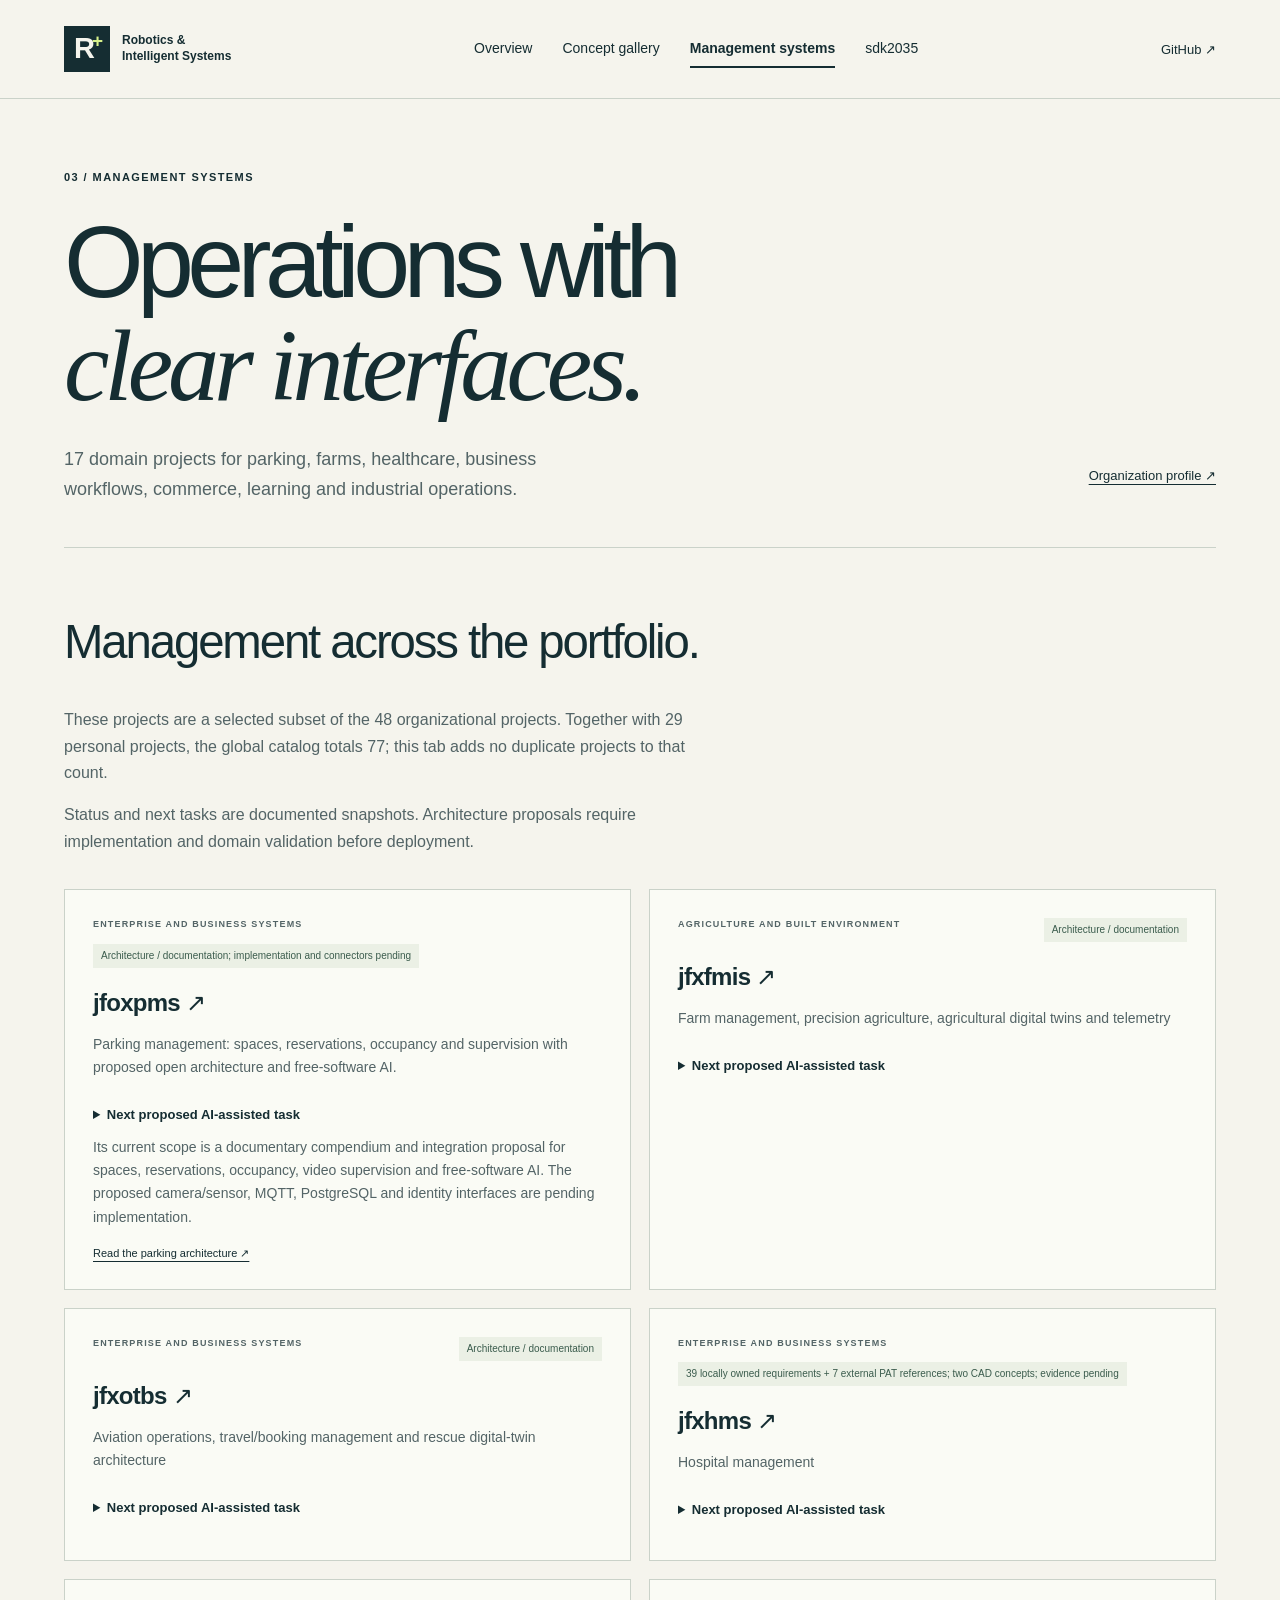
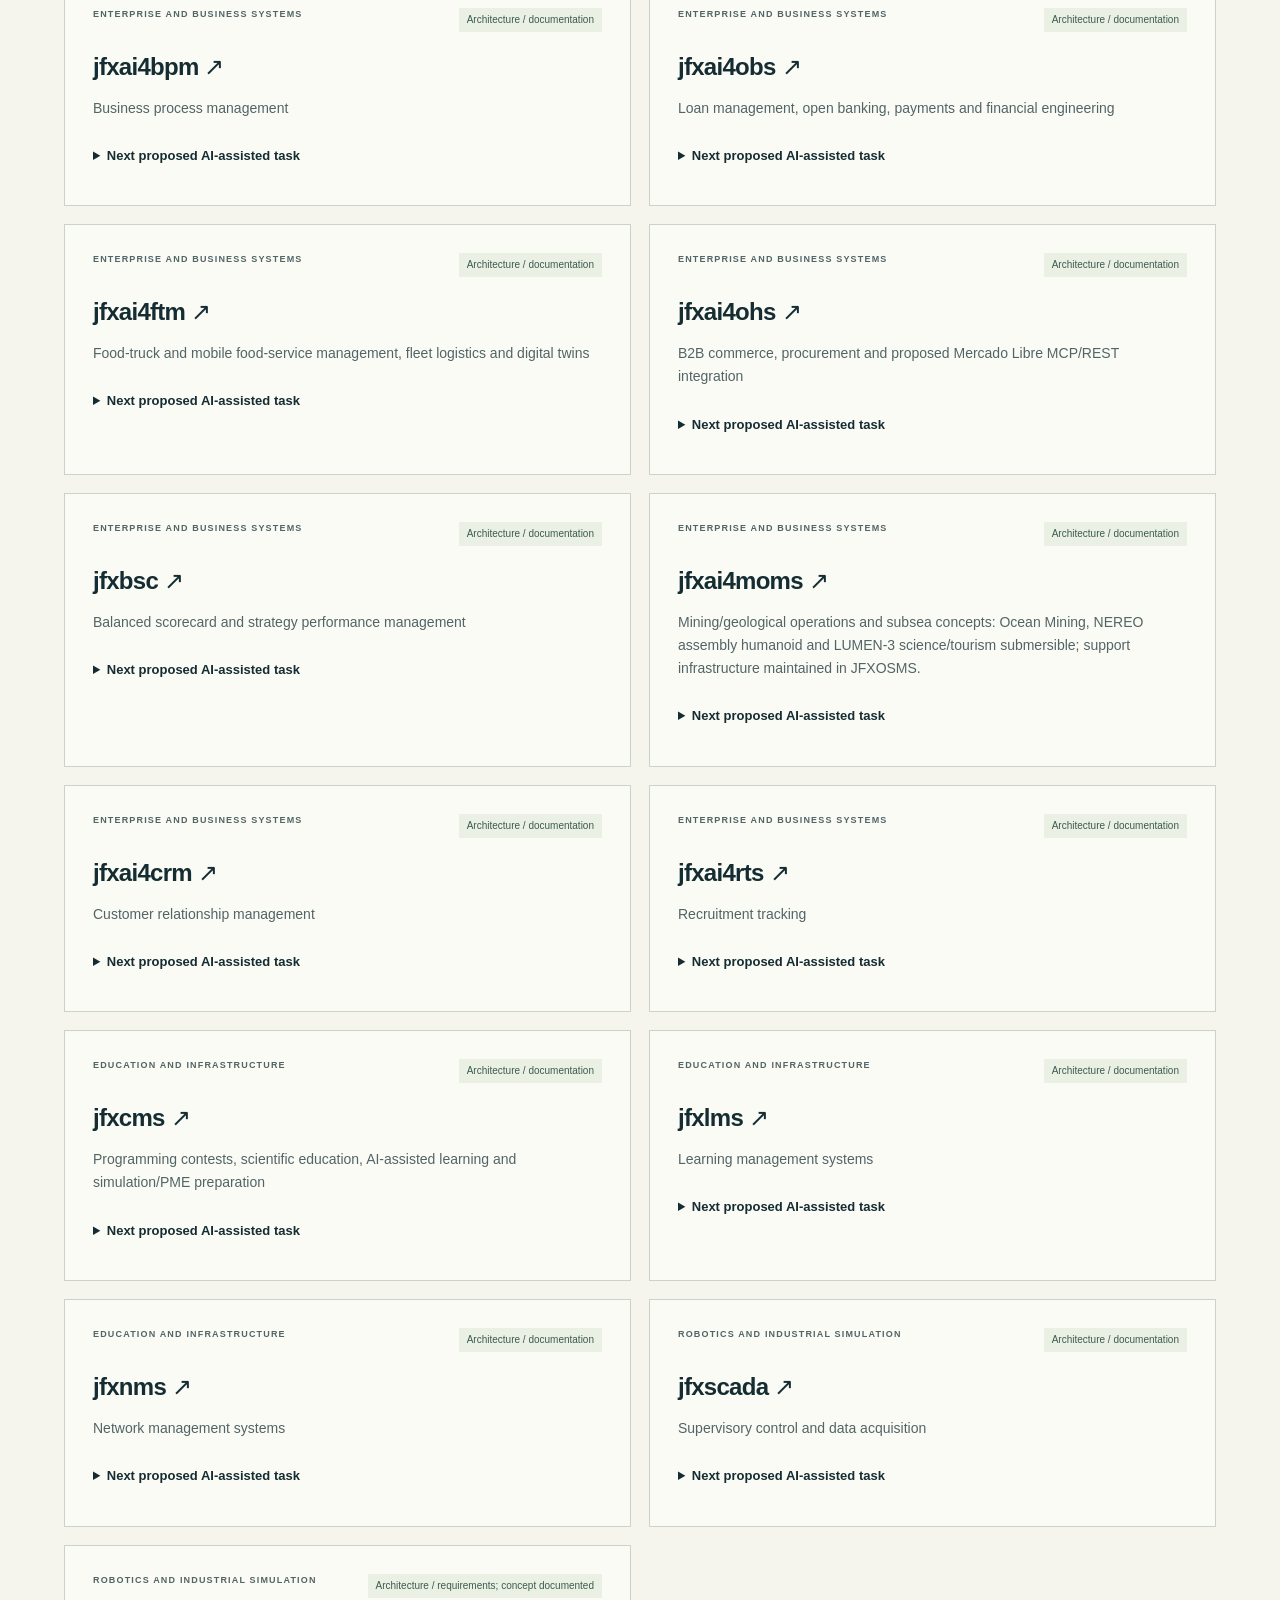
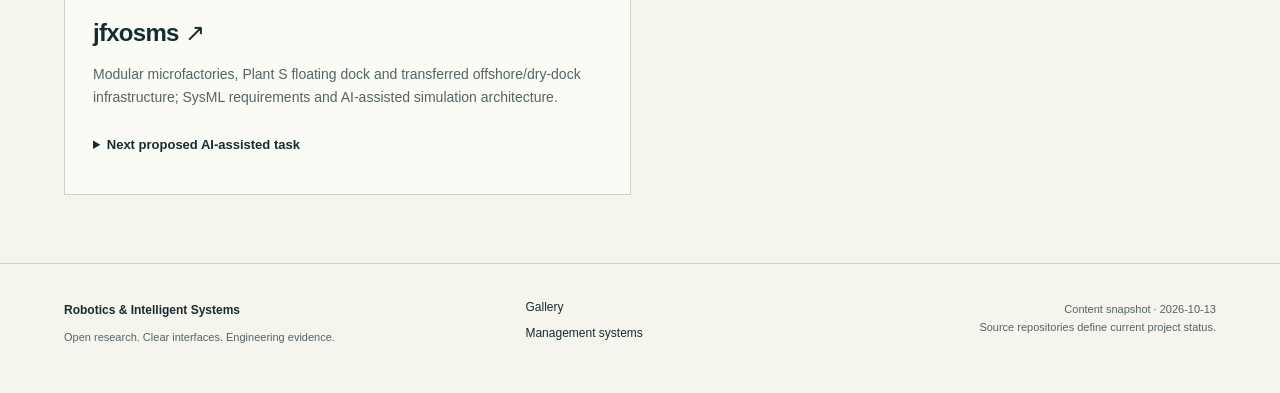
<file: docs/management/index.html>
<!doctype html>
<html lang="en">
<head>
<meta charset="utf-8"><meta name="viewport" content="width=device-width, initial-scale=1">
<title>Management systems · Robotics &amp; Intelligent Systems</title>
<meta name="description" content="Domain management systems in the JFX portfolio, including JFOXPMS parking management.">
<meta name="theme-color" content="#152d32">
<link rel="canonical" href="https://robotics-intelligent-systems.github.io/portfolio/management/">
<meta property="og:title" content="Management systems"><meta property="og:description" content="Domain management systems in the JFX portfolio, including JFOXPMS parking management.">
<meta property="og:type" content="website"><meta property="og:url" content="https://robotics-intelligent-systems.github.io/portfolio/management/">
<meta property="og:image" content="https://raw.githubusercontent.com/robotics-intelligent-systems/jfxai4mad/main/MBSE/CAD/opentwin-modular-habitat-shared-retreat-cutaway.jpg">
<link rel="icon" href="../assets/mark.svg" type="image/svg+xml">
<link rel="stylesheet" href="../assets/site.css">
<script src="../assets/site.js" defer></script>
</head>
<body>
<a class="skip" href="#main">Skip to content</a>
<header class="site-header"><a class="brand" href="../"><span class="brand-mark" aria-hidden="true">R<span>+</span></span><span>Robotics &amp;<br>Intelligent Systems</span></a><nav aria-label="Primary"><a class="" href="../">Overview</a><a class="" href="../gallery/">Concept gallery</a><a class="active" href="../management/">Management systems</a><a class="" href="../sdk2035/">sdk2035</a></nav><a class="github-link" href="https://github.com/robotics-intelligent-systems">GitHub ↗</a></header>
<main id="main"><section class="page-intro"><p class="eyebrow">03 / MANAGEMENT SYSTEMS</p><h1>Operations with<br><em>clear interfaces.</em></h1><div class="intro-line"><p class="lead">17 domain projects for parking, farms, healthcare, business workflows, commerce, learning and industrial operations.</p><a class="text-link" href="https://github.com/robotics-intelligent-systems/.github">Organization profile ↗</a></div></section>
<section class="section"><div class="section-heading"><h2>Management across the portfolio.</h2><p>These projects are a selected subset of the 48 organizational projects. Together with 29 personal projects, the global catalog totals 77; this tab adds no duplicate projects to that count.</p><p>Status and next tasks are documented snapshots. Architecture proposals require implementation and domain validation before deployment.</p></div><div class="project-grid"><article class="project-card"><div class="project-card-top"><span class="eyebrow">Enterprise and Business Systems</span><span class="status">Architecture / documentation; implementation and connectors pending</span></div><h3><a class="" href="https://github.com/robotics-intelligent-systems/jfoxpms">jfoxpms ↗</a></h3><p>Parking management: spaces, reservations, occupancy and supervision with proposed open architecture and free-software AI.</p><details><summary>Next proposed AI-assisted task</summary><p>Validate one camera/sensor occupancy fixture, then implement observation-to-MQTT history and reservation conflict checks.</p></details><p>Its current scope is a documentary compendium and integration proposal for spaces, reservations, occupancy, video supervision and free-software AI. The proposed camera/sensor, MQTT, PostgreSQL and identity interfaces are pending implementation.</p><a class="source-link" href="https://github.com/robotics-intelligent-systems/jfoxpms">Read the parking architecture ↗</a></article><article class="project-card"><div class="project-card-top"><span class="eyebrow">Agriculture and Built Environment</span><span class="status">Architecture / documentation</span></div><h3><a class="" href="https://github.com/robotics-intelligent-systems/jfxfmis">jfxfmis ↗</a></h3><p>Farm management, precision agriculture, agricultural digital twins and telemetry</p><details><summary>Next proposed AI-assisted task</summary><p>Draft one observation-to-twin contract and replayable farm scenario.</p></details></article><article class="project-card"><div class="project-card-top"><span class="eyebrow">Enterprise and Business Systems</span><span class="status">Architecture / documentation</span></div><h3><a class="" href="https://github.com/robotics-intelligent-systems/jfxotbs">jfxotbs ↗</a></h3><p>Aviation operations, travel/booking management and rescue digital-twin architecture</p><details><summary>Next proposed AI-assisted task</summary><p>Draft one booking/operations contract and mocked itinerary reconciliation cases.</p></details></article><article class="project-card"><div class="project-card-top"><span class="eyebrow">Enterprise and Business Systems</span><span class="status">39 locally owned requirements + 7 external PAT references; two CAD concepts; evidence pending</span></div><h3><a class="" href="https://github.com/robotics-intelligent-systems/jfxhms">jfxhms ↗</a></h3><p>Hospital management</p><details><summary>Next proposed AI-assisted task</summary><p>Draft one synthetic FHIR workflow with access and audit acceptance cases.</p></details></article><article class="project-card"><div class="project-card-top"><span class="eyebrow">Enterprise and Business Systems</span><span class="status">Architecture / documentation</span></div><h3><a class="" href="https://github.com/robotics-intelligent-systems/jfxai4bpm">jfxai4bpm ↗</a></h3><p>Business process management</p><details><summary>Next proposed AI-assisted task</summary><p>Specify one business-process model with event and state-transition fixtures.</p></details></article><article class="project-card"><div class="project-card-top"><span class="eyebrow">Enterprise and Business Systems</span><span class="status">Architecture / documentation</span></div><h3><a class="" href="https://github.com/robotics-intelligent-systems/jfxai4obs">jfxai4obs ↗</a></h3><p>Loan management, open banking, payments and financial engineering</p><details><summary>Next proposed AI-assisted task</summary><p>Draft a sandbox payment contract with idempotency and reconciliation cases.</p></details></article><article class="project-card"><div class="project-card-top"><span class="eyebrow">Enterprise and Business Systems</span><span class="status">Architecture / documentation</span></div><h3><a class="" href="https://github.com/robotics-intelligent-systems/jfxai4ftm">jfxai4ftm ↗</a></h3><p>Food-truck and mobile food-service management, fleet logistics and digital twins</p><details><summary>Next proposed AI-assisted task</summary><p>Draft one order-to-inventory workflow with fleet-event fixtures.</p></details></article><article class="project-card"><div class="project-card-top"><span class="eyebrow">Enterprise and Business Systems</span><span class="status">Architecture / documentation</span></div><h3><a class="" href="https://github.com/robotics-intelligent-systems/jfxai4ohs">jfxai4ohs ↗</a></h3><p>B2B commerce, procurement and proposed Mercado Libre MCP/REST integration</p><details><summary>Next proposed AI-assisted task</summary><p>Draft one catalog adapter contract and mocked authorization/error checks.</p></details></article><article class="project-card"><div class="project-card-top"><span class="eyebrow">Enterprise and Business Systems</span><span class="status">Architecture / documentation</span></div><h3><a class="" href="https://github.com/robotics-intelligent-systems/jfxbsc">jfxbsc ↗</a></h3><p>Balanced scorecard and strategy performance management</p><details><summary>Next proposed AI-assisted task</summary><p>Define one KPI-to-initiative traceability schema and evaluation fixture.</p></details></article><article class="project-card"><div class="project-card-top"><span class="eyebrow">Enterprise and Business Systems</span><span class="status">Architecture / documentation</span></div><h3><a class="" href="https://github.com/robotics-intelligent-systems/jfxai4moms">jfxai4moms ↗</a></h3><p>Mining/geological operations and subsea concepts: Ocean Mining, NEREO assembly humanoid and LUMEN-3 science/tourism submersible; support infrastructure maintained in JFXOSMS.</p><details><summary>Next proposed AI-assisted task</summary><p>Reconcile NEREO/LUMEN-3 geometry and define reviewed mission/model contracts before simulation.</p></details></article><article class="project-card"><div class="project-card-top"><span class="eyebrow">Enterprise and Business Systems</span><span class="status">Architecture / documentation</span></div><h3><a class="" href="https://github.com/robotics-intelligent-systems/jfxai4crm">jfxai4crm ↗</a></h3><p>Customer relationship management</p><details><summary>Next proposed AI-assisted task</summary><p>Draft one consent-scoped CRM record contract and mocked adapter checks.</p></details></article><article class="project-card"><div class="project-card-top"><span class="eyebrow">Enterprise and Business Systems</span><span class="status">Architecture / documentation</span></div><h3><a class="" href="https://github.com/robotics-intelligent-systems/jfxai4rts">jfxai4rts ↗</a></h3><p>Recruitment tracking</p><details><summary>Next proposed AI-assisted task</summary><p>Draft one synthetic application schema and human-reviewed extraction evaluation.</p></details></article><article class="project-card"><div class="project-card-top"><span class="eyebrow">Education and Infrastructure</span><span class="status">Architecture / documentation</span></div><h3><a class="" href="https://github.com/robotics-intelligent-systems/jfxcms">jfxcms ↗</a></h3><p>Programming contests, scientific education, AI-assisted learning and simulation/PME preparation</p><details><summary>Next proposed AI-assisted task</summary><p>Draft one programming exercise with reproducible grading and learning evidence.</p></details></article><article class="project-card"><div class="project-card-top"><span class="eyebrow">Education and Infrastructure</span><span class="status">Architecture / documentation</span></div><h3><a class="" href="https://github.com/robotics-intelligent-systems/jfxlms">jfxlms ↗</a></h3><p>Learning management systems</p><details><summary>Next proposed AI-assisted task</summary><p>Specify one course/enrollment adapter and grade-persistence checks.</p></details></article><article class="project-card"><div class="project-card-top"><span class="eyebrow">Education and Infrastructure</span><span class="status">Architecture / documentation</span></div><h3><a class="" href="https://github.com/robotics-intelligent-systems/jfxnms">jfxnms ↗</a></h3><p>Network management systems</p><details><summary>Next proposed AI-assisted task</summary><p>Draft one read-only network inventory contract and telemetry replay fixture.</p></details></article><article class="project-card"><div class="project-card-top"><span class="eyebrow">Robotics and Industrial Simulation</span><span class="status">Architecture / documentation</span></div><h3><a class="" href="https://github.com/robotics-intelligent-systems/jfxscada">jfxscada ↗</a></h3><p>Supervisory control and data acquisition</p><details><summary>Next proposed AI-assisted task</summary><p>Draft one read-only telemetry adapter and replayable alarm fixture.</p></details></article><article class="project-card"><div class="project-card-top"><span class="eyebrow">Robotics and Industrial Simulation</span><span class="status">Architecture / requirements; concept documented</span></div><h3><a class="" href="https://github.com/robotics-intelligent-systems/jfxosms">jfxosms ↗</a></h3><p>Modular microfactories, Plant S floating dock and transferred offshore/dry-dock infrastructure; SysML requirements and AI-assisted simulation architecture.</p><details><summary>Next proposed AI-assisted task</summary><p>OSMS-S-PILOT-001: version parameters and execute a labelled synthetic access/transfer fixture.</p></details></article></div></section>
</main>
<footer><div><strong>Robotics &amp; Intelligent Systems</strong><p>Open research. Clear interfaces. Engineering evidence.</p></div><div class="footer-links"><a class="" href="../gallery/">Gallery</a><a class="" href="../management/">Management systems</a></div><p class="snapshot">Content snapshot · 2026-10-13<br>Source repositories define current project status.</p></footer>
</body></html>
</file>
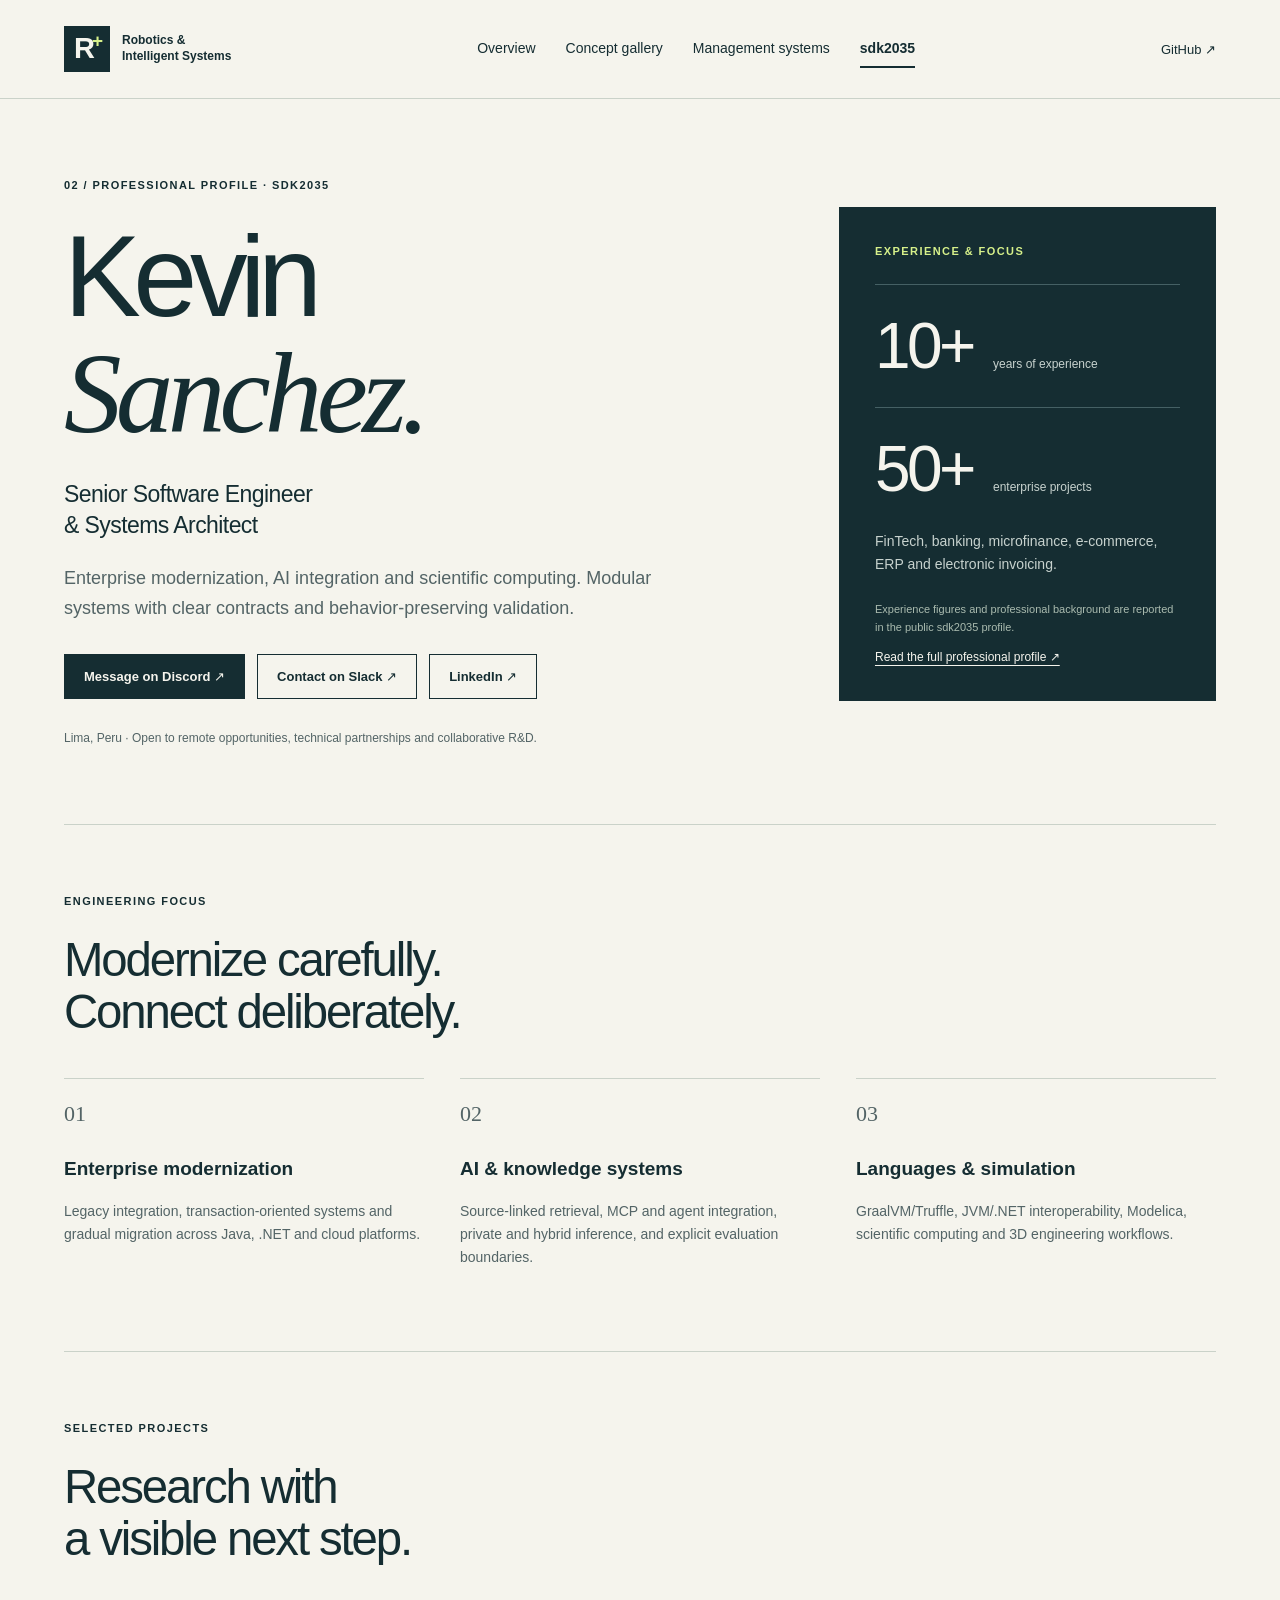
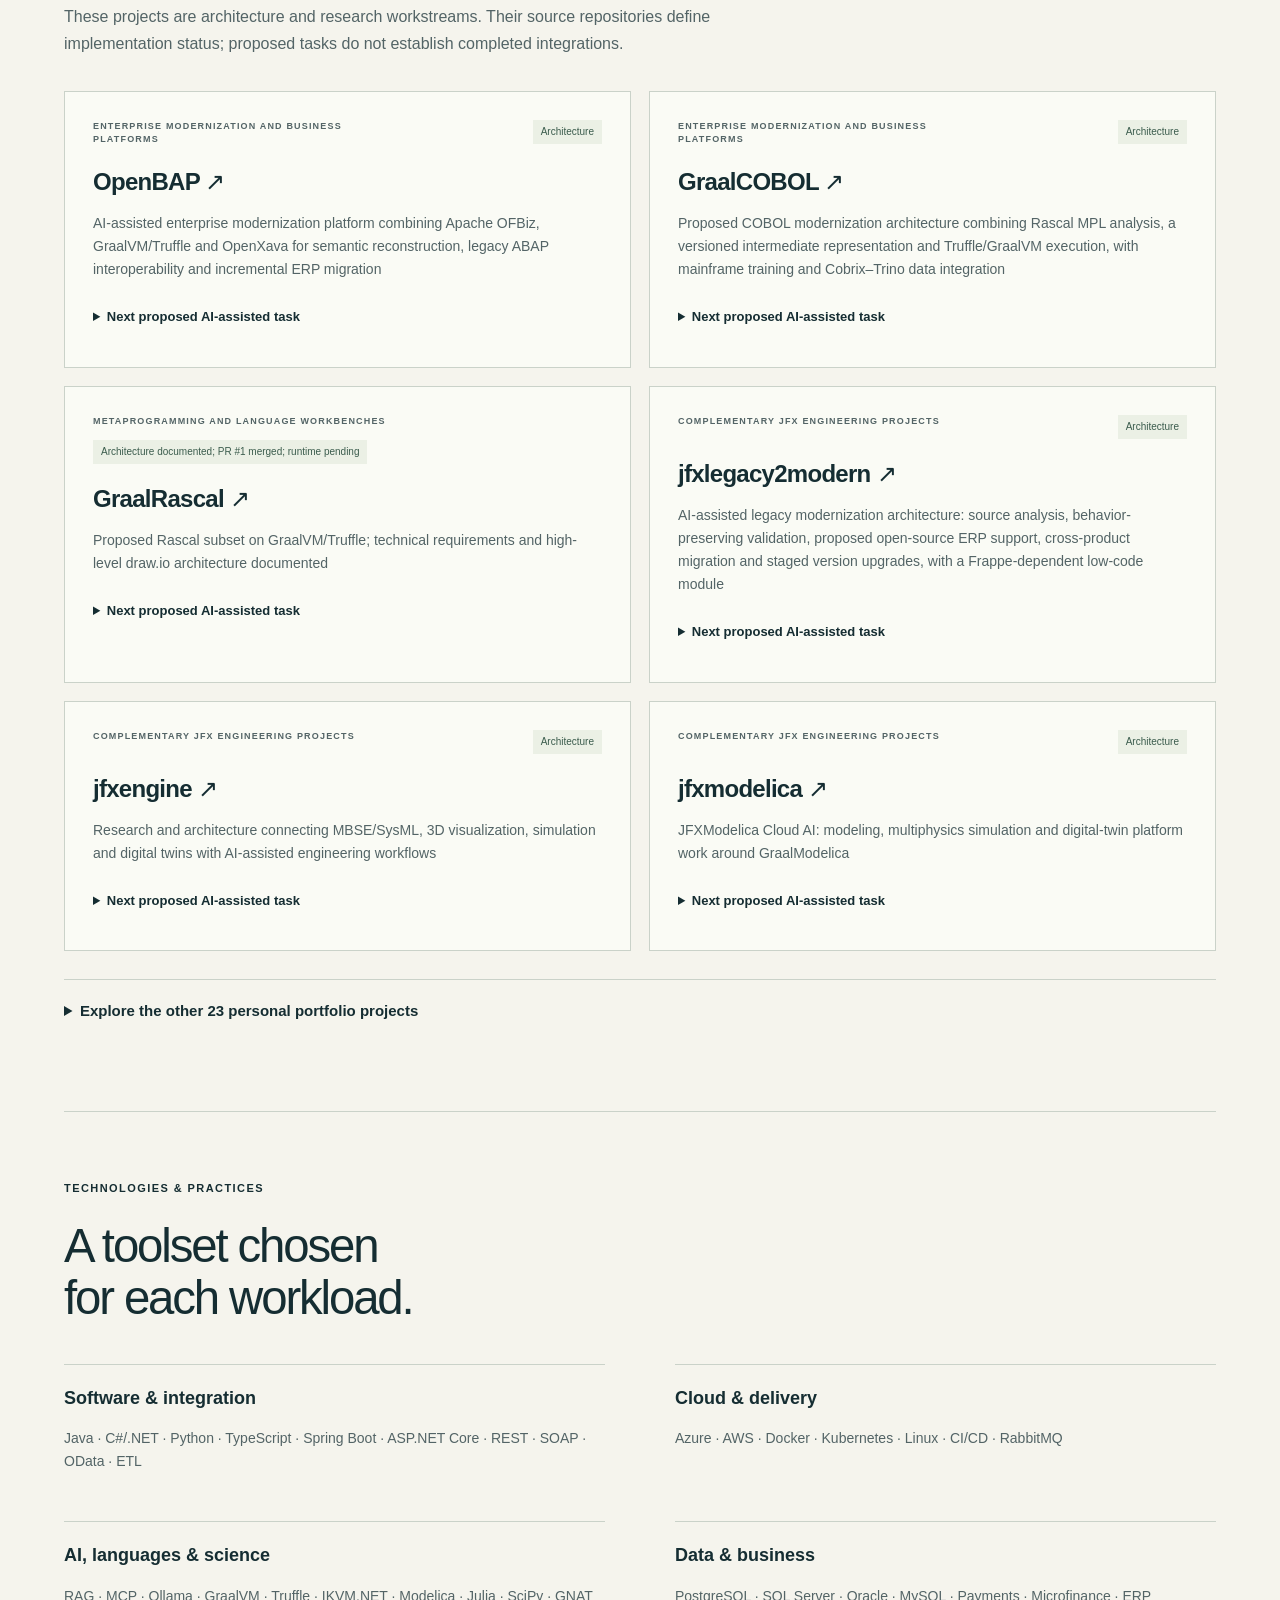
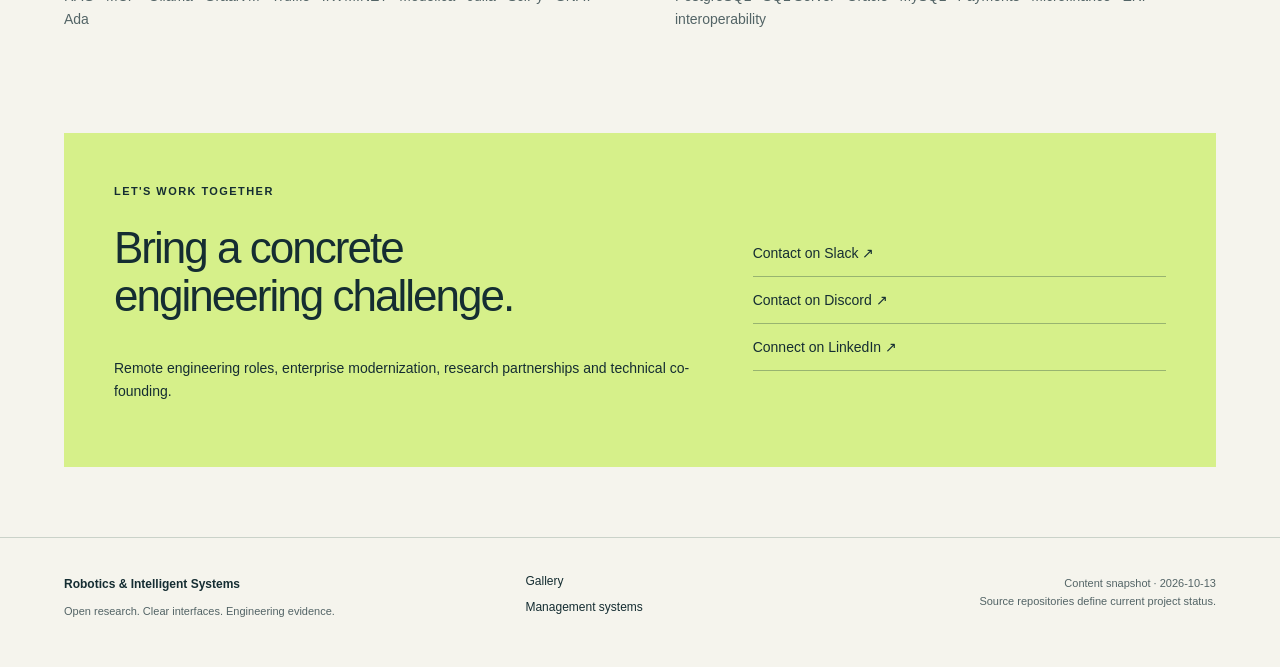
<file: docs/sdk2035/index.html>
<!doctype html>
<html lang="en">
<head>
<meta charset="utf-8"><meta name="viewport" content="width=device-width, initial-scale=1">
<title>Kevin Sanchez · sdk2035 · Robotics &amp; Intelligent Systems</title>
<meta name="description" content="Senior Software Engineer &amp; Systems Architect in Lima, Peru. Enterprise modernization, AI integration, scientific computing and polyglot runtimes.">
<meta name="theme-color" content="#152d32">
<link rel="canonical" href="https://robotics-intelligent-systems.github.io/portfolio/sdk2035/">
<meta property="og:title" content="Kevin Sanchez · sdk2035"><meta property="og:description" content="Senior Software Engineer &amp; Systems Architect in Lima, Peru. Enterprise modernization, AI integration, scientific computing and polyglot runtimes.">
<meta property="og:type" content="website"><meta property="og:url" content="https://robotics-intelligent-systems.github.io/portfolio/sdk2035/">
<meta property="og:image" content="https://raw.githubusercontent.com/robotics-intelligent-systems/jfxai4mad/main/MBSE/CAD/opentwin-modular-habitat-shared-retreat-cutaway.jpg">
<link rel="icon" href="../assets/mark.svg" type="image/svg+xml">
<link rel="stylesheet" href="../assets/site.css">
<script src="../assets/site.js" defer></script>
</head>
<body>
<a class="skip" href="#main">Skip to content</a>
<header class="site-header"><a class="brand" href="../"><span class="brand-mark" aria-hidden="true">R<span>+</span></span><span>Robotics &amp;<br>Intelligent Systems</span></a><nav aria-label="Primary"><a class="" href="../">Overview</a><a class="" href="../gallery/">Concept gallery</a><a class="" href="../management/">Management systems</a><a class="active" href="../sdk2035/">sdk2035</a></nav><a class="github-link" href="https://github.com/robotics-intelligent-systems">GitHub ↗</a></header>
<main id="main"><section class="hero profile-hero"><div class="hero-copy"><p class="eyebrow">02 / PROFESSIONAL PROFILE · SDK2035</p><h1>Kevin<br><em>Sanchez.</em></h1><p class="role">Senior Software Engineer<br>&amp; Systems Architect</p><p class="lead">Enterprise modernization, AI integration and scientific computing. Modular systems with clear contracts and behavior-preserving validation.</p><div class="actions"><a class="button primary" href="https://discord.com/users/1560089627845468227">Message on Discord ↗</a><a class="button" href="https://roboticsintel-xny7516.slack.com/team/U0C98G39Q5V">Contact on Slack ↗</a><a class="button" href="https://www.linkedin.com/in/kjsanc">LinkedIn ↗</a></div><p class="location">Lima, Peru · Open to remote opportunities, technical partnerships and collaborative R&amp;D.</p></div><aside class="profile-panel"><p class="eyebrow">EXPERIENCE &amp; FOCUS</p><div class="experience"><strong>10+</strong><span>years of experience</span></div><div class="experience"><strong>50+</strong><span>enterprise projects</span></div><p>FinTech, banking, microfinance, e-commerce, ERP and electronic invoicing.</p><p class="small">Experience figures and professional background are reported in the public sdk2035 profile.</p><a class="" href="https://github.com/sdk2035/sdk2035">Read the full professional profile ↗</a></aside></section>
<section class="section"><div class="section-heading"><p class="eyebrow">ENGINEERING FOCUS</p><h2>Modernize carefully.<br>Connect deliberately.</h2></div><div class="principles"><div><span>01</span><h3>Enterprise modernization</h3><p>Legacy integration, transaction-oriented systems and gradual migration across Java, .NET and cloud platforms.</p></div><div><span>02</span><h3>AI &amp; knowledge systems</h3><p>Source-linked retrieval, MCP and agent integration, private and hybrid inference, and explicit evaluation boundaries.</p></div><div><span>03</span><h3>Languages &amp; simulation</h3><p>GraalVM/Truffle, JVM/.NET interoperability, Modelica, scientific computing and 3D engineering workflows.</p></div></div></section>
<section class="section"><div class="section-heading"><p class="eyebrow">SELECTED PROJECTS</p><h2>Research with<br>a visible next step.</h2><p>These projects are architecture and research workstreams. Their source repositories define implementation status; proposed tasks do not establish completed integrations.</p></div><div class="project-grid"><article class="project-card"><div class="project-card-top"><span class="eyebrow">Enterprise Modernization and Business Platforms</span><span class="status">Architecture</span></div><h3><a class="" href="https://github.com/sdk2035/OpenBAP">OpenBAP ↗</a></h3><p>AI-assisted enterprise modernization platform combining Apache OFBiz, GraalVM/Truffle and OpenXava for semantic reconstruction, legacy ABAP interoperability and incremental ERP migration</p><details><summary>Next proposed AI-assisted task</summary><p>Define one ERP business-rule fixture and draft semantic equivalence checks.</p></details></article><article class="project-card"><div class="project-card-top"><span class="eyebrow">Enterprise Modernization and Business Platforms</span><span class="status">Architecture</span></div><h3><a class="" href="https://github.com/sdk2035/GraalCOBOL">GraalCOBOL ↗</a></h3><p>Proposed COBOL modernization architecture combining Rascal MPL analysis, a versioned intermediate representation and Truffle/GraalVM execution, with mainframe training and Cobrix–Trino data integration</p><details><summary>Next proposed AI-assisted task</summary><p>Specify the first COBOL subset and draft decimal/copybook differential fixtures.</p></details></article><article class="project-card"><div class="project-card-top"><span class="eyebrow">Metaprogramming and Language Workbenches</span><span class="status">Architecture documented; PR #1 merged; runtime pending</span></div><h3><a class="" href="https://github.com/sdk2035/GraalRascal">GraalRascal ↗</a></h3><p>Proposed Rascal subset on GraalVM/Truffle; technical requirements and high-level draw.io architecture documented</p><details><summary>Next proposed AI-assisted task</summary><p>GR-REQ-001: define an expression grammar, pin a Rascal reference version and execute positive/negative fixtures before implementing the runtime.</p></details></article><article class="project-card"><div class="project-card-top"><span class="eyebrow">Complementary JFX Engineering Projects</span><span class="status">Architecture</span></div><h3><a class="" href="https://github.com/sdk2035/jfxlegacy2modern">jfxlegacy2modern ↗</a></h3><p>AI-assisted legacy modernization architecture: source analysis, behavior-preserving validation, proposed open-source ERP support, cross-product migration and staged version upgrades, with a Frappe-dependent low-code module</p><details><summary>Next proposed AI-assisted task</summary><p>Select one legacy fixture and draft behavior-preserving migration checks.</p></details></article><article class="project-card"><div class="project-card-top"><span class="eyebrow">Complementary JFX Engineering Projects</span><span class="status">Architecture</span></div><h3><a class="" href="https://github.com/sdk2035/jfxengine">jfxengine ↗</a></h3><p>Research and architecture connecting MBSE/SysML, 3D visualization, simulation and digital twins with AI-assisted engineering workflows</p><details><summary>Next proposed AI-assisted task</summary><p>Turn one SysML-to-visualization use case into a testable vertical slice.</p></details></article><article class="project-card"><div class="project-card-top"><span class="eyebrow">Complementary JFX Engineering Projects</span><span class="status">Architecture</span></div><h3><a class="" href="https://github.com/sdk2035/jfxmodelica">jfxmodelica ↗</a></h3><p>JFXModelica Cloud AI: modeling, multiphysics simulation and digital-twin platform work around GraalModelica</p><details><summary>Next proposed AI-assisted task</summary><p>Draft one FMU/worker simulation contract and reproducible example.</p></details></article></div><details class="directory"><summary>Explore the other 23 personal portfolio projects</summary><div class="project-grid"><article class="project-card"><div class="project-card-top"><span class="eyebrow">Modeling, Simulation and Digital Twins</span><span class="status">Concept</span></div><h3><a class="" href="https://github.com/sdk2035/GraalModelica">GraalModelica ↗</a></h3><p>Modelica-based physical modeling with a GraalVM-oriented runtime approach</p><details><summary>Next proposed AI-assisted task</summary><p>Define a minimal Modelica model and solver acceptance criteria.</p></details></article><article class="project-card"><div class="project-card-top"><span class="eyebrow">Modeling, Simulation and Digital Twins</span><span class="status">Architecture</span></div><h3><a class="" href="https://github.com/sdk2035/JModelica-Flow">JModelica-Flow ↗</a></h3><p>Low-code simulation and control canvas for GraalModelica</p><details><summary>Next proposed AI-assisted task</summary><p>Draft the canvas-to-model schema and one simulation workflow.</p></details></article><article class="project-card"><div class="project-card-top"><span class="eyebrow">Complementary JFX Engineering Projects</span><span class="status">Architecture</span></div><h3><a class="" href="https://github.com/sdk2035/jfxlcdp">jfxlcdp ↗</a></h3><p>Reference architecture for metadata-driven low-code authoring, declarative JavaFX interfaces and AI-assisted systems engineering</p><details><summary>Next proposed AI-assisted task</summary><p>Specify one metadata-to-JavaFX screen and its acceptance tests.</p></details></article><article class="project-card"><div class="project-card-top"><span class="eyebrow">Complementary JFX Engineering Projects</span><span class="status">Architecture</span></div><h3><a class="" href="https://github.com/sdk2035/jfxetl4de">jfxetl4de ↗</a></h3><p>Data-engineering integration laboratory for ETL/ELT, streaming, lakehouse workflows, data contracts and engineering-data pipelines</p><details><summary>Next proposed AI-assisted task</summary><p>Draft one ingestion contract with provenance, replay and schema-drift cases.</p></details></article><article class="project-card"><div class="project-card-top"><span class="eyebrow">Complementary JFX Engineering Projects</span><span class="status">Architecture</span></div><h3><a class="" href="https://github.com/sdk2035/jfxicp">jfxicp ↗</a></h3><p>Reference architecture for cloud and polyglot interoperability, distributed engineering computing and co-simulation</p><details><summary>Next proposed AI-assisted task</summary><p>Specify a Java/Python worker contract and timeout/error fixtures.</p></details></article><article class="project-card"><div class="project-card-top"><span class="eyebrow">AI Infrastructure and Distributed Inference</span><span class="status">Upstream fork; local integration proposed</span></div><h3><a class="" href="https://github.com/sdk2035/llm-d">llm-d ↗</a></h3><p>Fork of llm-d/llm-d: distributed LLM inference serving on Kubernetes, including cache-aware routing and prefill/decode disaggregation over model servers such as vLLM</p><details><summary>Next proposed AI-assisted task</summary><p>Draft a bounded local integration plan and benchmark criteria against upstream.</p></details></article><article class="project-card"><div class="project-card-top"><span class="eyebrow">Scientific Computing Languages</span><span class="status">Concept</span></div><h3><a class="" href="https://github.com/sdk2035/GraalJulia">GraalJulia ↗</a></h3><p>Julia language implementation work targeting GraalVM</p><details><summary>Next proposed AI-assisted task</summary><p>Define an expression parser MVP and Julia reference fixtures.</p></details></article><article class="project-card"><div class="project-card-top"><span class="eyebrow">Scientific Computing Languages</span><span class="status">Concept</span></div><h3><a class="" href="https://github.com/sdk2035/GraalScilab">GraalScilab ↗</a></h3><p>Scilab language implementation work targeting GraalVM</p><details><summary>Next proposed AI-assisted task</summary><p>Define a matrix-expression MVP and numerical reference fixtures.</p></details></article><article class="project-card"><div class="project-card-top"><span class="eyebrow">JVM and .NET Interoperability</span><span class="status">Concept</span></div><h3><a class="" href="https://github.com/sdk2035/GraalIKVM">GraalIKVM ↗</a></h3><p>Interoperability initiative connecting IKVM.NET concepts with GraalVM and Truffle</p><details><summary>Next proposed AI-assisted task</summary><p>Draft a bounded JVM/.NET interop spike with marshaling and exception tests.</p></details></article><article class="project-card"><div class="project-card-top"><span class="eyebrow">JVM and .NET Interoperability</span><span class="status">Concept</span></div><h3><a class="" href="https://github.com/sdk2035/TruffleMono">TruffleMono ↗</a></h3><p>AST interpreter infrastructure and IKVM/Mono integration research</p><details><summary>Next proposed AI-assisted task</summary><p>Define a minimal CIL instruction subset and interpreter fixtures.</p></details></article><article class="project-card"><div class="project-card-top"><span class="eyebrow">JVM and .NET Interoperability</span><span class="status">Concept</span></div><h3><a class="" href="https://github.com/sdk2035/rascal-mono">rascal-mono ↗</a></h3><p>Rascal-based language tooling with ECMA CLI, C# and .NET integration scope</p><details><summary>Next proposed AI-assisted task</summary><p>Draft a C# extraction fixture and expected M3 facts.</p></details></article><article class="project-card"><div class="project-card-top"><span class="eyebrow">JVM and .NET Interoperability</span><span class="status">Architecture documented; PR under review; build unverified</span></div><h3><a class="" href="https://github.com/sdk2035/asharplang">asharplang ↗</a></h3><p>A# (A Sharp), an Ada-to-.NET port project; recovered MGNAT archive analyzed with package UML and evidence (PR #1)</p><details><summary>Next proposed AI-assisted task</summary><p>ASHARP-RE-002: analyze Par/Scn/Scans/Sinfo/Atree and trace Ada syntax to parser routines and AST nodes.</p></details></article><article class="project-card"><div class="project-card-top"><span class="eyebrow">JVM and .NET Interoperability</span><span class="status">Concept</span></div><h3><a class="" href="https://github.com/sdk2035/jsharplang">jsharplang ↗</a></h3><p>JSharp.NET (J#), a Java-oriented language transition project for the .NET ecosystem</p><details><summary>Next proposed AI-assisted task</summary><p>Define a Java/J#-to-CIL subset and compiler acceptance fixtures.</p></details></article><article class="project-card"><div class="project-card-top"><span class="eyebrow">Metaprogramming and Language Workbenches</span><span class="status">Concept</span></div><h3><a class="" href="https://github.com/sdk2035/rascal-latino">rascal-latino ↗</a></h3><p>Rascal metaprogramming with a Latino core implementation</p><details><summary>Next proposed AI-assisted task</summary><p>Draft one Latino AST transformation and traceability fixture.</p></details></article><article class="project-card"><div class="project-card-top"><span class="eyebrow">Metaprogramming and Language Workbenches</span><span class="status">Concept</span></div><h3><a class="" href="https://github.com/sdk2035/GraalLatino">GraalLatino ↗</a></h3><p>Latino language implementation work targeting GraalVM</p><details><summary>Next proposed AI-assisted task</summary><p>Define the first Latino grammar subset and execution fixtures.</p></details></article><article class="project-card"><div class="project-card-top"><span class="eyebrow">Polyglot Language Projects</span><span class="status">Concept</span></div><h3><a class="" href="https://github.com/sdk2035/GraalClang">GraalClang ↗</a></h3><p>Clang-related compiler and GraalVM integration work</p><details><summary>Next proposed AI-assisted task</summary><p>Scope one Clang/GraalVM integration path and a compile/run fixture.</p></details></article><article class="project-card"><div class="project-card-top"><span class="eyebrow">Polyglot Language Projects</span><span class="status">Concept</span></div><h3><a class="" href="https://github.com/sdk2035/GraalVala">GraalVala ↗</a></h3><p>Vala language implementation work targeting GraalVM</p><details><summary>Next proposed AI-assisted task</summary><p>Define a Vala subset and reference compiler fixtures.</p></details></article><article class="project-card"><div class="project-card-top"><span class="eyebrow">Polyglot Language Projects</span><span class="status">Concept</span></div><h3><a class="" href="https://github.com/sdk2035/GraalAugusta">GraalAugusta ↗</a></h3><p>Augusta language implementation work targeting GraalVM</p><details><summary>Next proposed AI-assisted task</summary><p>Document the Augusta grammar and first parser acceptance cases.</p></details></article><article class="project-card"><div class="project-card-top"><span class="eyebrow">Polyglot Language Projects</span><span class="status">Concept</span></div><h3><a class="" href="https://github.com/sdk2035/GraalOCaml">GraalOCaml ↗</a></h3><p>OCaml language implementation work targeting GraalVM</p><details><summary>Next proposed AI-assisted task</summary><p>Define an OCaml expression subset and evaluation fixtures.</p></details></article><article class="project-card"><div class="project-card-top"><span class="eyebrow">Polyglot Language Projects</span><span class="status">Concept</span></div><h3><a class="" href="https://github.com/sdk2035/GraalEiffel">GraalEiffel ↗</a></h3><p>Eiffel language implementation work targeting GraalVM</p><details><summary>Next proposed AI-assisted task</summary><p>Scope a first Eiffel class and design-by-contract fixture.</p></details></article><article class="project-card"><div class="project-card-top"><span class="eyebrow">3D Modeling, CAD and Educational Visualization</span><span class="status">Concept</span></div><h3><a class="" href="https://github.com/sdk2035/JFXBlender">JFXBlender ↗</a></h3><p>3D modeling environment</p><details><summary>Next proposed AI-assisted task</summary><p>Specify one 3D scene import/view workflow and acceptance criteria.</p></details></article><article class="project-card"><div class="project-card-top"><span class="eyebrow">3D Modeling, CAD and Educational Visualization</span><span class="status">Concept</span></div><h3><a class="" href="https://github.com/sdk2035/JWebCAD">JWebCAD ↗</a></h3><p>Browser-based 3D CAD design and editing project using GraalVM</p><details><summary>Next proposed AI-assisted task</summary><p>Draft a browser CAD MVP with one editable primitive and export fixture.</p></details></article><article class="project-card"><div class="project-card-top"><span class="eyebrow">3D Modeling, CAD and Educational Visualization</span><span class="status">Concept</span></div><h3><a class="" href="https://github.com/sdk2035/JDot">JDot ↗</a></h3><p>Educational 3D animation web engine with a unified interface and GraalVM integration</p><details><summary>Next proposed AI-assisted task</summary><p>Specify one educational animation scene and playback acceptance cases.</p></details></article></div></details></section>
<section class="section stack"><p class="eyebrow">TECHNOLOGIES &amp; PRACTICES</p><h2>A toolset chosen<br>for each workload.</h2><div class="stack-grid"><div><h3>Software &amp; integration</h3><p>Java · C#/.NET · Python · TypeScript · Spring Boot · ASP.NET Core · REST · SOAP · OData · ETL</p></div><div><h3>Cloud &amp; delivery</h3><p>Azure · AWS · Docker · Kubernetes · Linux · CI/CD · RabbitMQ</p></div><div><h3>AI, languages &amp; science</h3><p>RAG · MCP · Ollama · GraalVM · Truffle · IKVM.NET · Modelica · Julia · SciPy · GNAT Ada</p></div><div><h3>Data &amp; business</h3><p>PostgreSQL · SQL Server · Oracle · MySQL · Payments · Microfinance · ERP interoperability</p></div></div></section>
<section class="contact-block"><div><p class="eyebrow">LET'S WORK TOGETHER</p><h2>Bring a concrete<br>engineering challenge.</h2><p>Remote engineering roles, enterprise modernization, research partnerships and technical co-founding.</p></div><div class="contact-links"><a class="" href="https://roboticsintel-xny7516.slack.com/team/U0C98G39Q5V">Contact on Slack ↗</a><a class="" href="https://discord.com/users/1560089627845468227">Contact on Discord ↗</a><a class="" href="https://www.linkedin.com/in/kjsanc">Connect on LinkedIn ↗</a></div></section></main>
<footer><div><strong>Robotics &amp; Intelligent Systems</strong><p>Open research. Clear interfaces. Engineering evidence.</p></div><div class="footer-links"><a class="" href="../gallery/">Gallery</a><a class="" href="../management/">Management systems</a></div><p class="snapshot">Content snapshot · 2026-10-13<br>Source repositories define current project status.</p></footer>
</body></html>
</file>
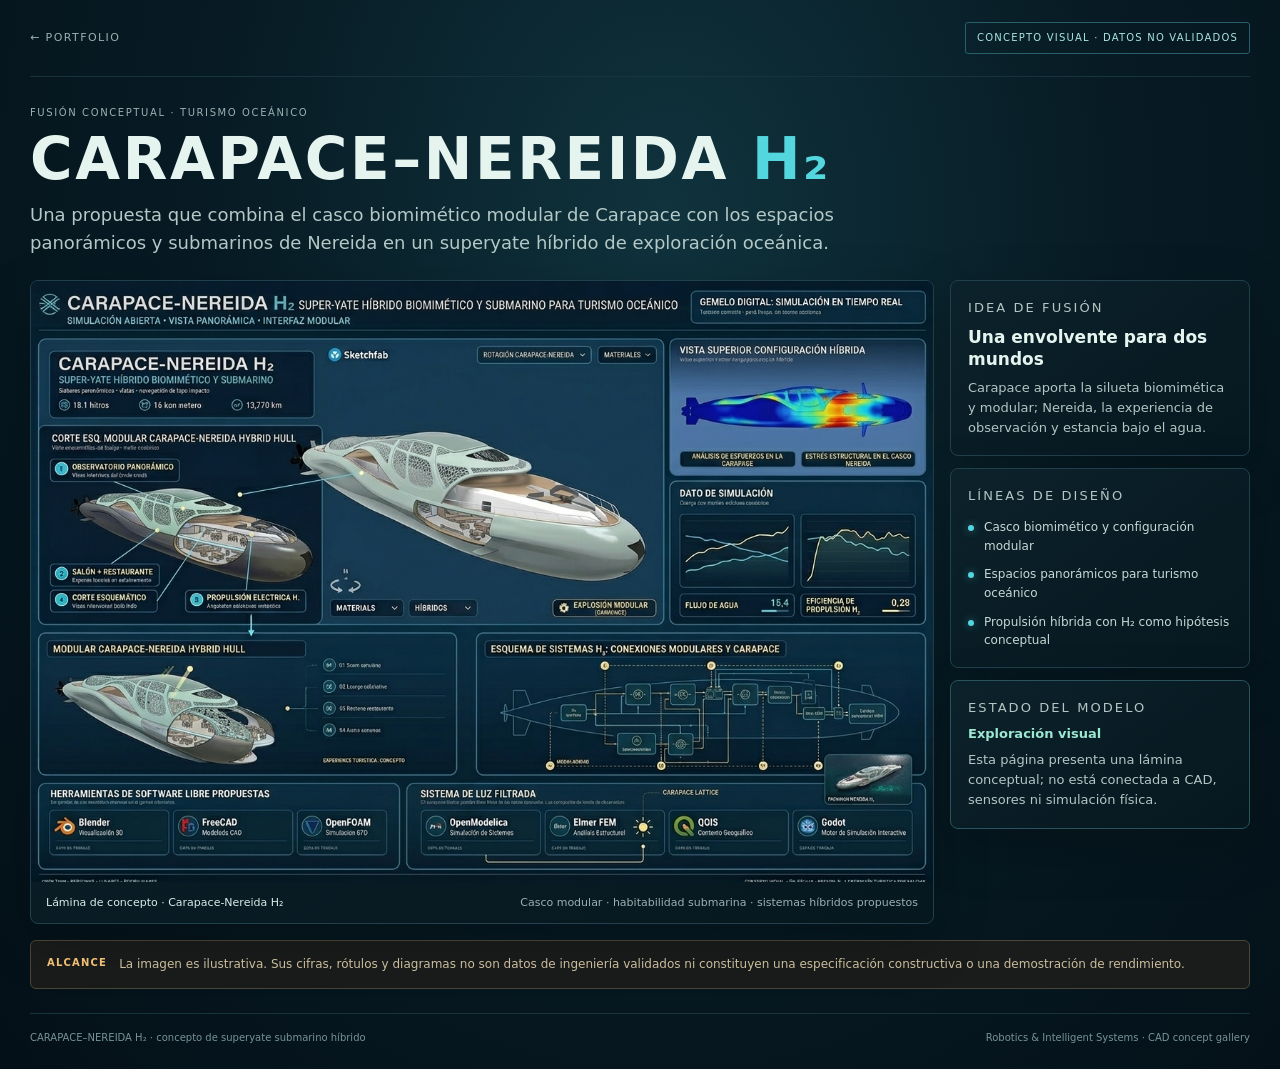
<file: docs/twins/submarine-hotel/index.html>
<!doctype html>
<html lang="es">
<head>
<meta charset="utf-8">
<meta name="viewport" content="width=device-width,initial-scale=1">
<title>Carapace-Nereida H₂ · Concepto de yate submarino</title>
<meta name="description" content="Concepto visual Carapace-Nereida H₂: fusión de casco biomimético, espacios submarinos modulares y propulsión híbrida propuesta.">
<meta name="theme-color" content="#071b24">
<meta property="og:title" content="Carapace-Nereida H₂">
<meta property="og:description" content="Fusión conceptual de superyate biomimético y habitabilidad submarina modular.">
<meta property="og:image" content="https://robotics-intelligent-systems.github.io/portfolio/assets/carapace-nereida-h2-hybrid-submarine-superyacht-concept.jpg">
<link rel="canonical" href="https://robotics-intelligent-systems.github.io/portfolio/twins/submarine-hotel/">
<style>
:root{color-scheme:dark;--bg:#06151d;--panel:#0b202a;--line:#20404b;--text:#e6f4ef;--muted:#9ab1b2;--cyan:#54d6df;--mint:#9ce8d1;--amber:#f0bf74}
*{box-sizing:border-box}
body{margin:0;background:radial-gradient(ellipse at 52% 20%,#10333d 0,#071b24 48%,#041018 100%);color:var(--text);font:15px/1.55 Inter,ui-sans-serif,system-ui,-apple-system,"Segoe UI",sans-serif}
a{color:inherit}
.page{max-width:1540px;margin:auto;padding:0 30px}
.topbar{display:flex;align-items:center;justify-content:space-between;gap:20px;padding:22px 0;border-bottom:1px solid #17333d}
.back{color:var(--muted);font-size:11px;letter-spacing:.13em;text-decoration:none;text-transform:uppercase}
.back:hover{color:var(--mint)}
.badge{border:1px solid #27606a;border-radius:3px;color:#a9e5df;padding:7px 11px;font-size:10px;letter-spacing:.12em}
.intro{padding:28px 0 24px}
.eyebrow,.kicker{margin:0;color:var(--muted);font-size:10px;letter-spacing:.16em;text-transform:uppercase}
h1{margin:8px 0 10px;font-size:clamp(30px,5vw,58px);font-weight:570;letter-spacing:.045em;line-height:1.08}
h1 span{color:var(--cyan)}
.lead{max-width:830px;margin:0;color:#b4c9c7;font-size:clamp(14px,1.7vw,18px)}
.layout{display:grid;grid-template-columns:minmax(0,1fr) 300px;gap:16px;align-items:start}
.board,.panel{margin:0;overflow:hidden;border:1px solid var(--line);border-radius:8px;background:linear-gradient(145deg,rgba(12,34,43,.96),rgba(6,23,31,.97));box-shadow:0 18px 55px #0003}
.board-link{display:block;background:#06151d;line-height:0}
.board img{display:block;width:100%;height:auto}
figcaption{display:flex;justify-content:space-between;gap:15px;padding:12px 15px;color:var(--muted);font-size:11px}
figcaption strong{color:#d9ece7;font-weight:520}
.side{display:grid;gap:12px}
.panel{padding:17px}
.panel h2{margin:7px 0 8px;font-size:17px;font-weight:550;line-height:1.3}
.panel p{margin:0;color:#b2c6c3;font-size:13px}
.panel ul{display:grid;gap:10px;margin:12px 0 0;padding:0;list-style:none}
.panel li{display:flex;gap:10px;color:#c6d9d5;font-size:12px}
.panel li:before{content:"";flex:0 0 6px;width:6px;height:6px;margin-top:7px;border-radius:50%;background:var(--cyan);box-shadow:0 0 9px #54d6df80}
.state{border-color:#29545b}
.state strong{display:block;margin:6px 0;color:var(--mint);font-size:13px;font-weight:550}
.note{display:flex;gap:12px;margin:16px 0 24px;padding:14px 16px;border:1px solid #4b4736;border-radius:6px;background:#191c1b;color:#cbbd9d;font-size:12px}
.note b{flex:0 0 auto;color:var(--amber);font-size:10px;letter-spacing:.12em}
footer{display:flex;justify-content:space-between;gap:16px;padding:16px 0 24px;border-top:1px solid #17333d;color:#779397;font-size:10px}
@media(max-width:950px){.layout{grid-template-columns:1fr}.side{grid-template-columns:repeat(2,minmax(0,1fr))}.state{grid-column:1/-1}}
@media(max-width:620px){.page{padding:0 14px}.topbar{align-items:flex-start;padding:17px 0}.badge{max-width:178px;text-align:center}.intro{padding:22px 0 18px}.side{grid-template-columns:1fr}.state{grid-column:auto}figcaption,footer{flex-direction:column;gap:4px}.note{align-items:flex-start}}
</style>
</head>
<body>
<div class="page">
<header class="topbar">
<a class="back" href="../../">← Portfolio</a>
<span class="badge">CONCEPTO VISUAL · DATOS NO VALIDADOS</span>
</header>
<main>
<section class="intro">
<p class="eyebrow">FUSIÓN CONCEPTUAL · TURISMO OCEÁNICO</p>
<h1>CARAPACE–NEREIDA <span>H₂</span></h1>
<p class="lead">Una propuesta que combina el casco biomimético modular de Carapace con los espacios panorámicos y submarinos de Nereida en un superyate híbrido de exploración oceánica.</p>
</section>
<div class="layout">
<figure class="board">
<a class="board-link" href="../../assets/carapace-nereida-h2-hybrid-submarine-superyacht-concept.jpg" target="_blank" rel="noopener" aria-label="Abrir la lámina Carapace-Nereida H₂ a tamaño completo">
<img src="../../assets/carapace-nereida-h2-hybrid-submarine-superyacht-concept.jpg" width="1264" height="842" alt="Lámina conceptual Carapace-Nereida H₂ con vistas del superyate biomimético, corte modular, configuración del casco y esquema de sistemas" fetchpriority="high">
</a>
<figcaption><strong>Lámina de concepto · Carapace-Nereida H₂</strong><span>Casco modular · habitabilidad submarina · sistemas híbridos propuestos</span></figcaption>
</figure>
<aside class="side">
<section class="panel">
<p class="kicker">IDEA DE FUSIÓN</p>
<h2>Una envolvente para dos mundos</h2>
<p>Carapace aporta la silueta biomimética y modular; Nereida, la experiencia de observación y estancia bajo el agua.</p>
</section>
<section class="panel">
<p class="kicker">LÍNEAS DE DISEÑO</p>
<ul>
<li>Casco biomimético y configuración modular</li>
<li>Espacios panorámicos para turismo oceánico</li>
<li>Propulsión híbrida con H₂ como hipótesis conceptual</li>
</ul>
</section>
<section class="panel state">
<p class="kicker">ESTADO DEL MODELO</p>
<strong>Exploración visual</strong>
<p>Esta página presenta una lámina conceptual; no está conectada a CAD, sensores ni simulación física.</p>
</section>
</aside>
</div>
<section class="note" role="note"><b>ALCANCE</b><span>La imagen es ilustrativa. Sus cifras, rótulos y diagramas no son datos de ingeniería validados ni constituyen una especificación constructiva o una demostración de rendimiento.</span></section>
</main>
<footer><span>CARAPACE–NEREIDA H₂ · concepto de superyate submarino híbrido</span><span>Robotics &amp; Intelligent Systems · CAD concept gallery</span></footer>
</div>
</body>
</html>
</file>
<file: docs/assets/site.css>
:root{--paper:#f5f4ed;--ink:#152d32;--muted:#536466;--line:#cad2c9;--lime:#d6f08a;--white:#fff;--serif:Georgia,'Times New Roman',serif;font-family:Arial,Helvetica,sans-serif;color:var(--ink);background:var(--paper);font-synthesis:none;scroll-behavior:smooth}*{box-sizing:border-box}body{margin:0}a{color:inherit;text-underline-offset:4px}a:hover{text-decoration-thickness:2px}button,input,select{font:inherit}button,a,input,select,summary{touch-action:manipulation}button,summary{cursor:pointer}img{display:block;max-width:100%}figure{margin:0}p{line-height:1.65}h1,h2,h3,p{margin-top:0}h1{font-size:clamp(3.8rem,7.2vw,7.6rem);font-weight:500;line-height:1.01;letter-spacing:-.065em;margin-bottom:28px}h1 em{font-family:var(--serif);font-weight:400;letter-spacing:-.05em}h2{font-size:clamp(2rem,3.7vw,3.6rem);font-weight:500;line-height:1.1;letter-spacing:-.045em}h3{font-weight:600;line-height:1.25}a:focus-visible,button:focus-visible,summary:focus-visible,input:focus-visible,select:focus-visible{outline:3px solid #407075;outline-offset:5px}button:disabled{cursor:default}main{max-width:1440px;margin:auto;padding:0 5vw}.site-header{max-width:1440px;margin:auto;padding:26px 5vw;display:flex;align-items:center;justify-content:space-between;gap:28px;border-bottom:1px solid var(--line)}.brand{display:flex;align-items:center;gap:12px;font-size:12px;font-weight:700;text-decoration:none;line-height:1.3}.brand-mark{position:relative;display:flex;align-items:center;justify-content:center;background:var(--ink);color:var(--paper);width:46px;height:46px;font-size:29px;letter-spacing:-3px}.brand-mark span{font-size:19px;color:var(--lime);align-self:flex-start;margin-top:3px}.site-header nav{display:flex;gap:30px}.site-header nav a{font-size:14px;text-decoration:none;padding:10px 0;border-bottom:2px solid transparent}.site-header nav a.active{border-color:var(--ink);font-weight:700}.github-link{font-size:13px;text-decoration:none}.eyebrow{font-size:11px;font-weight:700;line-height:1.5;letter-spacing:.13em;text-transform:uppercase;margin-bottom:24px}.signal{display:inline-block;width:7px;height:7px;border-radius:50%;background:#4c7364;margin-right:8px}.hero{display:grid;grid-template-columns:1.08fr 1fr;gap:6%;padding:78px 0 64px;align-items:center}.lead{font-size:18px;line-height:1.65;color:var(--muted);max-width:600px}.actions{display:flex;gap:12px;flex-wrap:wrap;margin:30px 0}.button{display:inline-flex;align-items:center;justify-content:center;border:1px solid var(--ink);padding:14px 19px;background:transparent;text-decoration:none;font-weight:600;font-size:13px;border-radius:0;transition:background .15s,color .15s}.button:hover{background:#e0e6d8}.button.primary{background:var(--ink);color:var(--paper)}.button.primary:hover{background:#315254}.stats{display:flex;border-top:1px solid var(--line);padding-top:25px;gap:36px;margin-top:40px}.stats strong{display:block;font-size:32px;font-weight:500;letter-spacing:-.04em}.stats span{display:block;font-size:11px;color:var(--muted);margin-top:6px}.hero-visual{position:relative;background:var(--ink);color:var(--paper);align-self:stretch;display:flex;flex-direction:column;justify-content:center;padding:55px 24px 22px}.hero-visual img{width:100%;aspect-ratio:1.05;object-fit:cover}.hero-visual figcaption{display:grid;gap:9px;margin-top:24px}.hero-visual figcaption span:first-child{font-size:10px;color:var(--lime);letter-spacing:.1em}.hero-visual figcaption strong{font-size:23px;font-weight:500;letter-spacing:-.02em}.hero-visual figcaption span:last-child{font-size:12px;color:#c7d2ce}.visual-label{position:absolute;top:20px;left:24px;font-size:10px;letter-spacing:.15em;color:#bbc9c1}.section{padding:68px 0;border-top:1px solid var(--line)}.section-heading{max-width:750px;margin-bottom:34px}.section-heading p:not(.eyebrow){color:var(--muted);max-width:650px}.entry-grid{display:grid;grid-template-columns:1fr 1fr;gap:24px}.entry{display:flex;flex-direction:column;border:1px solid var(--ink);padding:40px;text-decoration:none;min-height:360px;background:var(--lime)}.entry.dark{background:var(--ink);color:var(--paper)}.entry-number{font-size:11px;letter-spacing:.13em;margin-bottom:48px}.entry h3{font-size:34px;letter-spacing:-.04em;font-weight:500;margin-bottom:18px}.entry p{font-size:14px;max-width:460px}.entry-link{font-size:13px;font-weight:700;margin-top:auto;padding-top:20px;display:flex;justify-content:space-between}.entry-link b{font-size:22px;font-weight:400}.principles{display:grid;grid-template-columns:repeat(3,1fr);gap:36px;margin-top:40px}.principles>div{border-top:1px solid var(--line);padding-top:22px}.principles span{font-family:var(--serif);font-size:22px;color:var(--muted)}.principles h3{margin-top:30px;font-size:19px}.principles p{font-size:14px;color:var(--muted)}.source-note{border-top:1px solid var(--line);padding:35px 0 60px;display:grid;grid-template-columns:2fr 1fr;gap:70px;align-items:start}.source-note p{font-size:13px;color:var(--muted)}.source-note a{font-size:13px}.page-intro{padding:70px 0 42px}.page-intro h1{font-size:clamp(4.4rem,8vw,8.5rem)}.intro-line{display:flex;align-items:center;justify-content:space-between;gap:36px}.intro-line .lead{margin:0;max-width:550px}.text-link{font-size:13px;white-space:nowrap}.gallery-tools{padding:27px 0 0;border-top:1px solid var(--ink)}.gallery-tools form{display:flex;gap:18px;align-items:end}.gallery-tools label{display:block;font-size:12px;font-weight:700;margin-bottom:9px}.gallery-tools input,.gallery-tools select{width:100%;background:var(--white);border:1px solid #9cae9f;color:var(--ink);padding:13px 14px;border-radius:0;font-size:14px;min-height:46px}.search-field{flex:1}.project-field{width:240px}.gallery-tools .button{min-height:46px}.gallery-tools #result-count{font-size:12px;margin:18px 0 0;color:var(--muted)}.gallery-note{font-size:12px;color:var(--muted);margin:10px 0 36px}.concept-group{margin-bottom:50px}.group-heading{display:flex;justify-content:space-between;align-items:center;gap:20px;margin-bottom:16px}.group-heading h2{font-size:20px;letter-spacing:-.015em;margin:0}.group-heading h2 a{text-decoration:none}.group-heading span{font-size:11px;color:var(--muted)}.concept-grid{display:grid;grid-template-columns:1fr 1fr;gap:16px}.concept{display:grid;grid-template-columns:1.3fr 1fr;gap:20px;background:var(--white);border:1px solid var(--line);padding:22px;align-items:center;min-width:0}.concept-copy{min-width:0}.status{display:inline-block;font-size:10px;line-height:1.4;color:#3b5c4d;background:#ebf0e5;padding:5px 8px;max-width:100%;overflow-wrap:anywhere}.concept h3{font-size:17px;font-weight:600;letter-spacing:-.02em;margin:14px 0 10px}.concept p{font-size:12px;line-height:1.55;color:var(--muted);margin-bottom:14px}.source-link{font-size:11px}.concept figure{min-width:0}.zoom{display:block;text-decoration:none}.zoom img{width:100%;aspect-ratio:1.18;object-fit:cover;background:#edf0ea;transition:filter .15s}.zoom:hover img{filter:brightness(.9)}.zoom span{display:block;margin-top:8px;font-size:10px;text-align:right;color:var(--muted)}.empty{padding:70px 20px;text-align:center;border:1px solid var(--line)}[hidden]{display:none!important}.project-grid{display:grid;grid-template-columns:repeat(2,minmax(0,1fr));gap:18px}.project-card{border:1px solid var(--line);padding:28px;background:#fafbf5;min-width:0}.project-card-top{display:flex;flex-wrap:wrap;justify-content:space-between;gap:12px;align-items:start;margin-bottom:20px}.project-card-top .eyebrow{max-width:60%;font-size:9px;margin:0;color:var(--muted)}.project-card h3{font-size:24px;letter-spacing:-.03em;margin-bottom:15px;overflow-wrap:anywhere}.project-card h3 a{text-decoration:none}.project-card>p{font-size:14px;color:var(--muted)}details summary{font-size:13px;line-height:1.5;padding:12px 0;font-weight:600}details p{font-size:13px;color:var(--muted);margin:12px 0 0}.directory{margin-top:28px}.directory>summary{border-top:1px solid var(--line);padding:20px 0;font-size:15px}.directory .project-grid{padding:10px 0}.profile-hero{grid-template-columns:1.4fr .8fr;gap:10%;align-items:start}.profile-hero h1{font-size:clamp(5rem,9vw,9rem)}.role{font-size:23px;line-height:1.35;letter-spacing:-.025em}.location{font-size:12px;color:var(--muted);max-width:520px}.profile-panel{background:var(--ink);color:var(--paper);padding:36px;margin-top:30px}.profile-panel .eyebrow{color:var(--lime)}.experience{border-top:1px solid #456064;display:flex;align-items:baseline;gap:20px;padding:24px 0}.experience strong{font-size:64px;font-weight:400;letter-spacing:-.055em}.experience span{font-size:12px;color:#c7d2ce}.profile-panel>p:not(.eyebrow){font-size:14px;color:#c7d2ce}.profile-panel .small{font-size:11px!important;color:#aabbaf!important;margin-top:24px}.profile-panel a{font-size:12px}.stack-grid{display:grid;grid-template-columns:1fr 1fr;gap:34px 70px;margin-top:38px}.stack-grid>div{border-top:1px solid var(--line);padding-top:22px}.stack-grid h3{font-size:18px}.stack-grid p{font-size:14px;color:var(--muted)}.contact-block{padding:50px;background:var(--lime);margin:20px 0 70px;display:grid;grid-template-columns:1.4fr 1fr;gap:60px}.contact-block h2{font-size:44px}.contact-block p:not(.eyebrow){font-size:14px}.contact-links{align-self:center;display:grid}.contact-links a{font-size:14px;padding:15px 0;border-bottom:1px solid #98b470;text-decoration:none}footer{max-width:1440px;margin:auto;border-top:1px solid var(--line);padding:36px 5vw;display:grid;grid-template-columns:1.3fr 1fr 1fr;gap:36px}footer strong{font-size:12px}footer p{font-size:11px;color:var(--muted);margin-top:10px}.footer-links{display:grid;gap:12px;align-content:start}.footer-links a{font-size:12px;text-decoration:none}.snapshot{margin:0!important;text-align:right}.skip{position:fixed;top:8px;left:8px;transform:translateY(-200%);background:var(--lime);padding:15px;z-index:10}.skip:focus{transform:none}dialog{border:0;background:var(--paper);color:var(--ink);width:min(1000px,94vw);max-height:93vh;padding:24px}dialog::backdrop{background:#0c2329d9}.dialog-top{display:flex;align-items:center;justify-content:space-between;gap:20px}.dialog-top h2{font-size:22px;letter-spacing:-.02em;margin:0}.dialog-top button{background:var(--ink);color:var(--paper);border:0;padding:12px;white-space:nowrap}dialog img{max-height:70vh;width:100%;object-fit:contain;margin:20px 0;background:#e8ebe5}dialog>a{font-size:13px}
@media(min-width:1450px){main,.site-header,footer{padding-left:72px;padding-right:72px}}@media(max-width:1000px){h1{font-size:65px}.hero{gap:30px}.stats{gap:20px}.concept-grid{grid-template-columns:1fr}.concept{grid-template-columns:1.6fr 1fr}.concept h3{font-size:21px}.concept p{font-size:14px}.concept figure img{max-height:210px}.hero-visual img{aspect-ratio:.88}.entry{padding:30px}.entry h3{font-size:29px}.profile-hero{gap:30px}.profile-panel{padding:24px}.experience{gap:12px}.experience strong{font-size:54px}.contact-block{gap:30px;padding:35px}}@media(max-width:700px){main{padding:0 22px}.site-header{padding:20px 22px;flex-wrap:wrap;gap:16px}.site-header nav{order:3;width:100%;justify-content:space-between;gap:12px}.site-header nav a{font-size:12px}.brand{font-size:10px}.brand-mark{width:37px;height:37px;font-size:23px}.github-link{font-size:12px}.hero,.profile-hero{grid-template-columns:1fr;padding:42px 0;gap:34px}h1{font-size:clamp(3.5rem,12vw,5rem)}.hero-visual{padding-top:44px}.hero-visual img{aspect-ratio:1.4;object-fit:cover}.lead{font-size:16px}.stats{gap:26px;margin-top:28px}.stats span{max-width:85px;line-height:1.4}.stats strong{font-size:29px}.section{padding:44px 0}.entry-grid,.project-grid,.principles,.stack-grid,.contact-block,.source-note{grid-template-columns:1fr}.entry{min-height:315px;padding:28px}.entry-number{margin-bottom:35px}.principles{gap:18px}.principles h3{margin-top:16px}.source-note{gap:16px;padding-bottom:38px}.page-intro{padding:42px 0 30px}.page-intro h1{font-size:4.6rem}.intro-line{display:block}.intro-line a{display:inline-block;margin-top:20px}.gallery-tools form{flex-wrap:wrap;gap:15px}.search-field{flex:0 0 100%}.project-field{width:auto;flex:1;min-width:150px}.gallery-tools .button{font-size:12px;padding:13px}.concept{gap:16px;padding:17px;grid-template-columns:1.4fr 1fr}.concept h3{font-size:17px}.concept p{font-size:12px}.concept figure img{aspect-ratio:1;max-height:none}.concept-group{margin-bottom:35px}.profile-panel{margin:0;padding:30px}.profile-hero h1{font-size:5.2rem}.experience{justify-content:space-between}.contact-block{padding:28px;gap:14px;margin-bottom:42px}.contact-block h2{font-size:36px}.stack-grid{gap:18px}footer{padding:30px 22px;grid-template-columns:1fr;gap:20px}.footer-links{display:flex;flex-wrap:wrap;gap:18px}.snapshot{text-align:left}dialog{padding:16px}.dialog-top h2{font-size:17px}}@media(prefers-reduced-motion:reduce){:root{scroll-behavior:auto}*{transition:none!important}}
</file>
